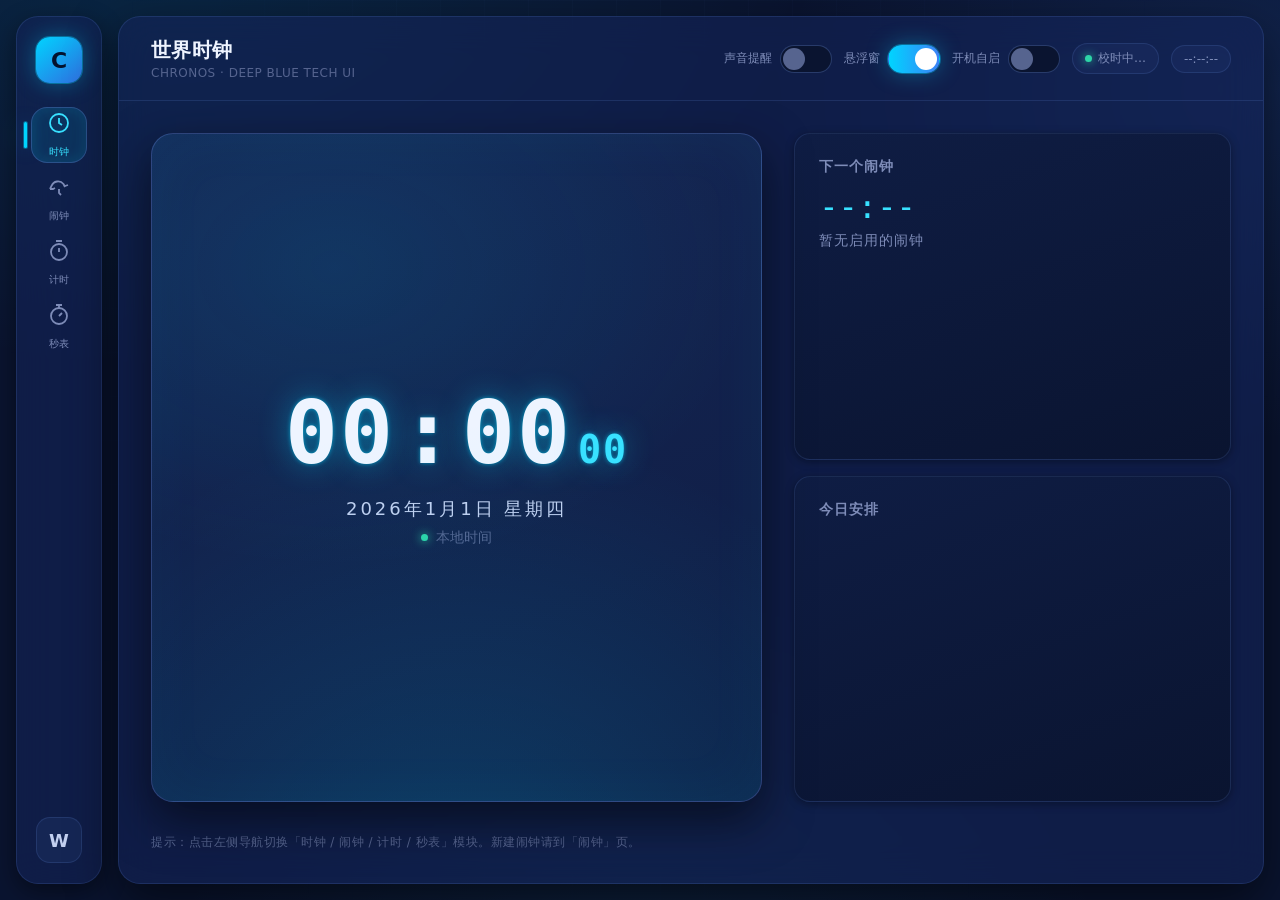
<file: ui/index.html>
<!DOCTYPE html>
<html lang="zh-CN" data-theme="dark">
<head>
<meta charset="UTF-8">
<meta content="width=device-width, initial-scale=1.0" name="viewport">
<title>Chronos · 闹钟</title>
<link rel="stylesheet" href="style.css">
</head>
<body>
  <div class="app">
    <!-- ===== 侧边导航 ===== -->
    <aside class="sidebar">
      <div class="brand">C</div>
      <button class="nav-btn active" data-view="clock" title="时钟">
        <svg fill="none" stroke="currentColor" stroke-width="1.8" viewBox="0 0 24 24"><circle cx="12" cy="12" r="9"/><path d="M12 7v5l3 2"/></svg>
        <span class="lbl">时钟</span>
      </button>
      <button class="nav-btn" data-view="alarms" title="闹钟">
        <svg fill="none" stroke="currentColor" stroke-width="1.8" viewBox="0 0 24 24"><path d="M3 14l1.5-3a7 7 0 0112-2l1.5 3"/><path d="M3 14h3l2-1M21 10l-3 1"/><path d="M12 14v4l2 2"/></svg>
        <span class="lbl">闹钟</span>
      </button>
      <button class="nav-btn" data-view="timer" title="计时">
        <svg fill="none" stroke="currentColor" stroke-width="1.8" viewBox="0 0 24 24"><circle cx="12" cy="13" r="8"/><path d="M12 13V9M9 2h6"/></svg>
        <span class="lbl">计时</span>
      </button>
      <button class="nav-btn" data-view="stopwatch" title="秒表">
        <svg fill="none" stroke="currentColor" stroke-width="1.8" viewBox="0 0 24 24"><circle cx="12" cy="13" r="8"/><path d="M12 13l3-3M9 2h6M12 2v3"/></svg>
        <span class="lbl">秒表</span>
      </button>
      <div class="nav-spacer"></div>
      <div class="nav-avatar">W</div>
    </aside>

    <!-- ===== 主区 ===== -->
    <main class="main">
      <div class="topbar">
        <div>
          <h1 id="viewTitle">世界时钟</h1>
          <div class="sub" id="viewSub">CHRONOS · DEEP BLUE TECH UI</div>
        </div>
        <div class="top-actions">
          <label class="sound-toggle">
            <span>声音提醒</span>
            <span class="switch">
              <input type="checkbox" id="soundToggle">
              <span class="track"></span><span class="knob"></span>
            </span>
          </label>
          <label class="sound-toggle" title="在桌面右下角常驻时钟悬浮窗">
            <span>悬浮窗</span>
            <span class="switch">
              <input type="checkbox" id="widgetToggle" checked>
              <span class="track"></span><span class="knob"></span>
            </span>
          </label>
          <label class="sound-toggle" title="登录 Windows 后自动在后台启动（最小化到托盘）">
            <span>开机自启</span>
            <span class="switch">
              <input type="checkbox" id="autostartToggle">
              <span class="track"></span><span class="knob"></span>
            </span>
          </label>
          <span class="pill" id="timeSyncPill" title="向 NTP 服务器校准时间"><span class="dot"></span> 校时中…</span>
          <span class="pill" id="liveClock">--:--:--</span>
        </div>
      </div>

      <!-- 视图：时钟 -->
      <section class="view active" id="view-clock">
        <div class="clock-stage">
          <div class="clock-card">
            <div class="clock-time">
              <span id="hh">00</span><span class="colon">:</span><span id="mm">00</span><span class="sec" id="ss">00</span>
            </div>
            <div class="clock-date" id="dateLine">2026年1月1日 星期四</div>
            <div class="clock-loc" id="clockLoc"><span class="dot"></span> 本地时间</div>
          </div>
          <div class="side-stack">
            <div class="mini-card">
              <h3>下一个闹钟</h3>
              <div class="next-alarm" id="nextAlarm">--:--<small id="nextAlarmSub">暂无启用的闹钟</small></div>
            </div>
            <div class="mini-card">
              <h3>今日安排</h3>
              <div id="todayList"></div>
            </div>
          </div>
        </div>
        <p class="footer-note">提示：点击左侧导航切换「时钟 / 闹钟 / 计时 / 秒表」模块。新建闹钟请到「闹钟」页。</p>
      </section>

      <!-- 视图：闹钟 -->
      <section class="view" id="view-alarms">
        <div class="view-head">
          <h2>我的闹钟</h2>
          <button class="btn btn-primary" id="btnNew">＋ 新建闹钟</button>
        </div>
        <p class="alarm-hint">启用的闹钟会在 Windows 任务计划程序里自动注册：即使你关掉了软件，或重启电脑（请同时开启顶栏「开机自启」），到点仍会由系统唤醒闹钟响铃。软件正在运行时则不会重复提醒。</p>
        <div class="alarm-grid" id="alarmGrid"></div>
      </section>

      <!-- 视图：添加 / 编辑闹钟 -->
      <section class="view" id="view-form">
        <div class="view-head">
          <h2 id="formTitle">新建闹钟</h2>
          <button class="btn" id="btnBack">← 返回</button>
        </div>
        <div class="form-grid">
          <div class="field">
            <label>时间</label>
            <div class="time-picker">
              <select class="select" id="fHour"></select>
              <span class="time-colon">:</span>
              <select class="select" id="fMinute"></select>
            </div>
          </div>
          <div class="field">
            <label>标签名称</label>
            <input class="input" type="text" id="fLabel" placeholder="例如：起床 / 会议提醒" value="起床">
          </div>
          <div class="field full">
            <label>重复</label>
            <div class="chip-row" id="fDays">
              <span class="chip" data-day="0">一</span><span class="chip" data-day="1">二</span>
              <span class="chip" data-day="2">三</span><span class="chip" data-day="3">四</span>
              <span class="chip" data-day="4">五</span><span class="chip" data-day="5">六</span>
              <span class="chip" data-day="6">日</span>
              <span class="chip quick" data-quick="all">每天</span>
              <span class="chip quick" data-quick="wd">工作日</span>
              <span class="chip quick" data-quick="we">周末</span>
              <span class="chip quick" data-quick="once">仅一次</span>
            </div>
            <p class="field-hint" id="onceHint" style="display:none">一次性闹钟：到点响一次后自动关闭，不再重复。</p>
          </div>
          <div class="field full">
            <label>铃声</label>
            <div class="ringtone-row">
              <select class="select" id="fRingtone"></select>
              <input type="file" id="fRingtoneFile" accept="audio/*" hidden>
              <button class="btn" id="btnUploadRingtone" type="button">＋ 上传音频</button>
            </div>
            <div class="ringtone-list" id="ringtoneList"></div>
          </div>
          <div class="field">
            <label>贪睡</label>
            <select class="select" id="fSnooze"><option value="on">开启 · 5 分钟</option><option value="off">关闭</option></select>
          </div>
          <div class="field">
            <label>音量</label>
            <select class="select" id="fVolume">
              <option value="0">0%（静音）</option>
              <option value="10">10%</option>
              <option value="20">20%</option>
              <option value="30">30%</option>
              <option value="40">40%</option>
              <option value="50">50%</option>
              <option value="60">60%</option>
              <option value="70" selected>70%</option>
              <option value="80">80%</option>
              <option value="90">90%</option>
              <option value="100">100%</option>
            </select>
          </div>
        </div>
        <div class="btn-row">
          <button class="btn btn-primary" id="btnSave">保存闹钟</button>
          <button class="btn" id="btnCancel">取消</button>
        </div>
      </section>

      <!-- 视图：计时器 -->
      <section class="view" id="view-timer">
        <div class="ring-wrap">
          <div>
            <div class="ring">
              <svg height="320" width="320">
                <circle cx="160" cy="160" fill="none" r="140" stroke="rgba(120,160,255,.12)" stroke-width="10"/>
                <circle cx="160" cy="160" fill="none" id="timerArc" r="140" stroke="url(#g)" stroke-dasharray="879" stroke-dashoffset="220" stroke-linecap="round" stroke-width="10"/>
                <defs><linearGradient id="g" x1="0" y1="0" x2="1" y2="1"><stop offset="0" stop-color="#00d4ff"/><stop offset="1" stop-color="#3b82f6"/></linearGradient></defs>
              </svg>
              <div class="center"><div class="t" id="timerText">25:00</div><div class="c">专注计时</div></div>
            </div>
            <div class="ctrl-row">
              <button class="ctrl" id="timerReset" title="重置"><svg fill="none" stroke="currentColor" stroke-width="1.8" viewBox="0 0 24 24"><path d="M3 12a9 9 0 109-9 9 9 0 00-7 3.5M3 4v4h4"/></svg></button>
              <button class="ctrl main" id="timerBtn" title="开始"><svg fill="currentColor" viewBox="0 0 24 24"><path d="M8 5v14l11-7z"/></svg></button>
              <button class="ctrl" id="timerPause" title="暂停"><svg fill="currentColor" viewBox="0 0 24 24"><path d="M7 5h4v14H7zM13 5h4v14h-4z"/></svg></button>
            </div>
            <div class="preset-row">
              <span class="chip" data-min="25">25 分</span>
              <span class="chip" data-min="5">5 分</span>
              <span class="chip" data-min="10">10 分</span>
              <span class="chip" data-min="45">45 分</span>
              <span class="chip" data-min="60">60 分</span>
            </div>
          </div>
        </div>
      </section>

      <!-- 视图：秒表 -->
      <section class="view" id="view-stopwatch">
        <div class="ring-wrap">
          <div>
            <div class="ring">
              <svg height="320" width="320">
                <circle cx="160" cy="160" fill="none" r="140" stroke="rgba(120,160,255,.12)" stroke-width="10"/>
                <circle cx="160" cy="160" fill="none" id="swArc" r="140" stroke="url(#g)" stroke-dasharray="879" stroke-dashoffset="879" stroke-linecap="round" stroke-width="10"/>
              </svg>
              <div class="center"><div class="t" id="swText">00:00.00</div><div class="c">秒表</div></div>
            </div>
            <div class="ctrl-row">
              <button class="ctrl" id="swLap" title="计圈"><svg fill="none" stroke="currentColor" stroke-width="1.8" viewBox="0 0 24 24"><circle cx="12" cy="12" r="9"/><path d="M12 8v4l3 2"/></svg></button>
              <button class="ctrl main" id="swBtn" title="开始"><svg fill="currentColor" viewBox="0 0 24 24"><path d="M8 5v14l11-7z"/></svg></button>
              <button class="ctrl" id="swReset" title="重置"><svg fill="none" stroke="currentColor" stroke-width="1.8" viewBox="0 0 24 24"><path d="M3 12a9 9 0 109-9 9 9 0 00-7 3.5M3 4v4h4"/></svg></button>
            </div>
            <div class="lap-list" id="lapList"></div>
          </div>
        </div>
      </section>
    </main>
  </div>
  <div class="toast-fallback" id="fallback"></div>
  <script src="app.js"></script>
</body>
</html>
</file>
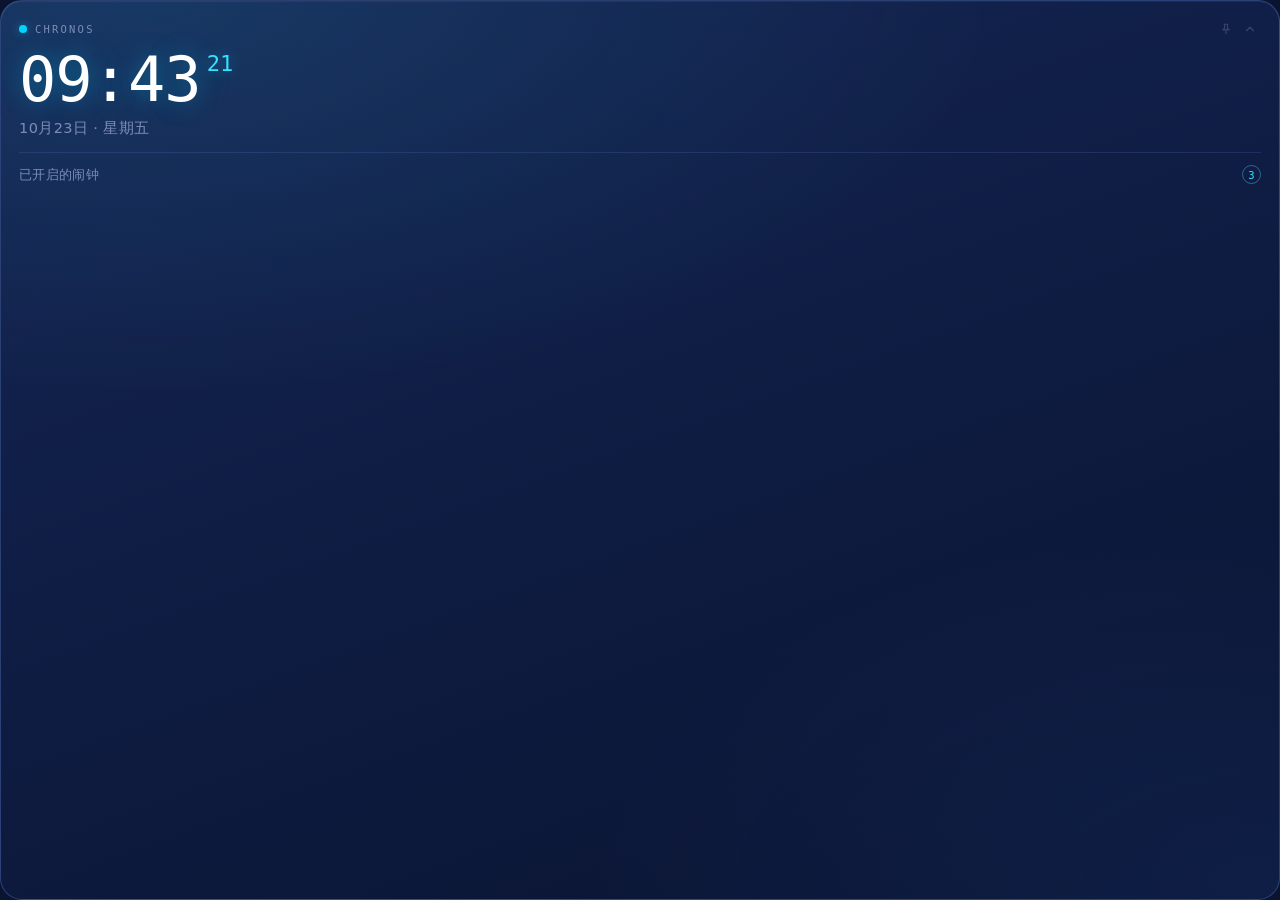
<file: ui/widget.html>
<!DOCTYPE html>
<html lang="zh-CN">
<head>
<meta charset="UTF-8">
<title>Chronos 悬浮窗</title>
<link rel="stylesheet" href="widget.css">
</head>
<body class="mode-expanded">
<!-- 展开态 -->
<div class="widget" id="widget">
  <div class="w-inner">
    <header class="w-head pywebview-drag-region">
      <span class="dot"></span>
      <span class="brand">CHRONOS</span>
      <div class="acts">
        <button class="ico" data-act="pin" id="btnPin" title="置顶">
          <svg viewBox="0 0 24 24" fill="none" stroke="currentColor" stroke-width="1.8" stroke-linecap="round" stroke-linejoin="round">
            <path d="M9 4h6l-1 6 3.5 3.5H6.5L10 10 9 4z"/><path d="M12 13.5V20"/>
          </svg>
        </button>
        <button class="ico" data-act="collapse" id="btnCollapse" title="折叠">
          <svg viewBox="0 0 24 24" fill="none" stroke="currentColor" stroke-width="2" stroke-linecap="round" stroke-linejoin="round">
            <path d="M6 15l6-6 6 6"/>
          </svg>
        </button>
      </div>
    </header>

    <!-- 鼠标悬停控制条：拖动柄 + 操作提示 + 完整图标组 -->
    <div class="hover-bar pywebview-drag-region" id="hoverBar">
      <span class="grip"><i></i><i></i><i></i><i></i><i></i><i></i></span>
      <span class="hint">按住拖动 · 双击折叠</span>
      <div class="hb-acts">
        <button class="ico sm" data-act="pin" id="btnPin2" title="置顶">
          <svg viewBox="0 0 24 24" fill="none" stroke="currentColor" stroke-width="1.8" stroke-linecap="round" stroke-linejoin="round">
            <path d="M9 4h6l-1 6 3.5 3.5H6.5L10 10 9 4z"/><path d="M12 13.5V20"/>
          </svg>
        </button>
        <button class="ico sm" data-act="collapse" id="btnCollapse2" title="折叠">
          <svg viewBox="0 0 24 24" fill="none" stroke="currentColor" stroke-width="2" stroke-linecap="round" stroke-linejoin="round">
            <path d="M6 15l6-6 6 6"/>
          </svg>
        </button>
        <button class="ico sm close" data-act="hide" id="btnHide" title="隐藏悬浮窗">
          <svg viewBox="0 0 24 24" fill="none" stroke="currentColor" stroke-width="2" stroke-linecap="round" stroke-linejoin="round">
            <path d="M6 6l12 12M18 6L6 18"/>
          </svg>
        </button>
      </div>
    </div>

    <div class="w-clock pywebview-drag-region" id="clockBox">
      <span class="hm" id="hm">09:43</span><span class="sec" id="sec">21</span>
    </div>
    <div class="w-date pywebview-drag-region" id="dateLine">10月23日 · 星期五</div>

    <div class="w-ring" id="ringBox">
      <button class="ring-btn stop" id="btnStop">停止</button>
      <button class="ring-btn snooze" id="btnSnooze">贪睡 5 分钟</button>
    </div>

    <div class="w-divider pywebview-drag-region"></div>

    <div class="w-list-head pywebview-drag-region">
      <span id="listTitle">已开启的闹钟</span>
      <span class="badge" id="badge">3</span>
    </div>

    <div class="w-list" id="list"></div>

    <div class="w-empty" id="empty" hidden>
      <svg class="empty-ico" viewBox="0 0 48 48" fill="none" stroke="currentColor" stroke-width="1.7" stroke-linecap="round" stroke-linejoin="round">
        <circle cx="24" cy="24" r="17" stroke-dasharray="3 4"/>
        <path d="M18.5 33h11"/>
        <path d="M24 13a6.5 6.5 0 016.5 6.5v4.2l2.2 3.1H15.3l2.2-3.1v-4.2A6.5 6.5 0 0124 13z"/>
        <path d="M24 13v-2.2"/>
        <path d="M14 34L34 14"/>
      </svg>
      <p class="empty-t">暂无已开启的闹钟</p>
      <p class="empty-s">在 Chronos 主窗口里开启一个试试</p>
      <button class="ghost" id="btnOpen">打开 Chronos</button>
    </div>
  </div>
</div>

<!-- 折叠态 -->
<div class="compact pywebview-drag-region" id="compact">
  <span class="c-clock">
    <span class="c-time" id="cTime">09:43</span><span class="c-sec" id="cSec">21</span>
  </span>
  <span class="c-sep"></span>
  <div class="c-mid">
    <span class="c-label">下一个</span>
    <span class="c-next" id="cNext">12:15 午休散步</span>
  </div>
  <button class="ico" id="btnExpand" title="展开">
    <svg viewBox="0 0 24 24" fill="none" stroke="currentColor" stroke-width="2" stroke-linecap="round" stroke-linejoin="round">
      <path d="M6 9l6 6 6-6"/>
    </svg>
  </button>
</div>

<div class="tip" id="tip"></div>
<script src="widget.js"></script>
</body>
</html>
</file>
<file: ui/style.css>
/* ============================================================
   Chronos · 深蓝科技风设计系统 (Deep Blue Tech)
   基于资料库 alarm-clock-design-system 落地，扩展桌面端交互组件
   ============================================================ */
:root {
  /* —— 背景层 (深蓝渐变底座) —— */
  --bg-abyss:   #050a1f;
  --bg-base:    #0a1430;
  --bg-surface: #0f1d44;
  --bg-elevated:#152654;
  --bg-glass:   rgba(20, 38, 92, 0.55);

  /* —— 科技蓝主色 —— */
  --blue-100: #d6e6ff;
  --blue-300: #7fb2ff;
  --blue-500: #3b82f6;
  --blue-600: #2f6fe0;
  --blue-700: #2456b8;

  /* —— 青色强调 (霓虹光) —— */
  --cyan-400: #38e1ff;
  --cyan-500: #00d4ff;
  --cyan-glow: rgba(0, 212, 255, 0.45);

  /* —— 语义色 —— */
  --success: #2dd4a7;
  --warning: #ffb547;
  --danger:  #ff5d73;
  --info:    #38e1ff;

  /* —— 中性色 (文本) —— */
  --text-strong: #eef4ff;
  --text:        #c3d0f0;
  --text-muted:  #7e8cb8;
  --text-faint:  #56648f;
  --border:      rgba(120, 160, 255, 0.14);
  --border-strong: rgba(120, 160, 255, 0.28);

  /* —— 字体 —— */
  --font-ui: 'Inter', 'PingFang SC', 'Microsoft YaHei', system-ui, sans-serif;
  --font-mono: 'JetBrains Mono', 'SF Mono', 'Roboto Mono', 'Consolas', monospace;

  /* —— 字号 —— */
  --fs-xs: 0.75rem;
  --fs-sm: 0.875rem;
  --fs-base: 1rem;
  --fs-lg: 1.125rem;
  --fs-xl: 1.25rem;
  --fs-2xl: 1.5rem;
  --fs-3xl: 2rem;
  --fs-4xl: 3rem;
  --fs-hero: 5.5rem;

  /* —— 间距 (4px 基准) —— */
  --sp-1: 4px;  --sp-2: 8px;  --sp-3: 12px; --sp-4: 16px;
  --sp-5: 20px; --sp-6: 24px; --sp-8: 32px; --sp-10: 40px; --sp-12: 48px;

  /* —— 圆角 —— */
  --r-sm: 8px; --r-md: 12px; --r-lg: 16px; --r-xl: 22px; --r-pill: 999px;

  /* —— 阴影 / 发光 —— */
  --shadow-sm: 0 2px 8px rgba(0,0,0,.35);
  --shadow-md: 0 8px 24px rgba(0,0,0,.45);
  --shadow-lg: 0 18px 48px rgba(0,0,0,.55);
  --glow-cyan: 0 0 0 1px rgba(0,212,255,.35), 0 0 22px rgba(0,212,255,.35);
  --glow-blue: 0 0 26px rgba(59,130,246,.4);

  /* —— 过渡 —— */
  --t-fast: 140ms ease;
  --t-normal: 260ms cubic-bezier(.4,0,.2,1);
}

* { margin: 0; padding: 0; box-sizing: border-box; }
html, body { height: 100%; }
body {
  font-family: var(--font-ui);
  color: var(--text);
  background:
    radial-gradient(1200px 800px at 12% -8%, rgba(0,212,255,.10), transparent 55%),
    radial-gradient(1000px 700px at 100% 10%, rgba(59,130,246,.14), transparent 50%),
    radial-gradient(900px 900px at 50% 120%, rgba(56,225,255,.08), transparent 55%),
    var(--bg-base);
  background-attachment: fixed;
  -webkit-font-smoothing: antialiased;
  overflow: hidden;
  user-select: none;
}
body::before {
  content: "";
  position: fixed; inset: 0;
  background-image:
    linear-gradient(rgba(120,160,255,.05) 1px, transparent 1px),
    linear-gradient(90deg, rgba(120,160,255,.05) 1px, transparent 1px);
  background-size: 44px 44px;
  mask-image: radial-gradient(circle at 50% 40%, #000 0%, transparent 78%);
  pointer-events: none;
  z-index: 0;
}
::-webkit-scrollbar { width: 8px; height: 8px; }
::-webkit-scrollbar-thumb { background: var(--border-strong); border-radius: 99px; }
::-webkit-scrollbar-track { background: transparent; }

/* ============================================================
   APP SHELL
   ============================================================ */
.app {
  position: relative; z-index: 1;
  display: grid;
  grid-template-columns: 86px 1fr;
  height: 100vh;
  gap: var(--sp-4);
  padding: var(--sp-4);
}

/* —— 侧边导航 —— */
.sidebar {
  background: var(--bg-glass);
  backdrop-filter: blur(18px);
  -webkit-backdrop-filter: blur(18px);
  border: 1px solid var(--border);
  border-radius: var(--r-xl);
  display: flex; flex-direction: column; align-items: center;
  padding: var(--sp-5) var(--sp-2);
  gap: var(--sp-2);
  box-shadow: var(--shadow-md);
}
.brand {
  width: 46px; height: 46px; border-radius: 14px;
  background: linear-gradient(140deg, var(--cyan-500), var(--blue-600));
  display: grid; place-items: center;
  color: #04122e; font-weight: 800; font-size: 22px;
  box-shadow: var(--glow-cyan);
  margin-bottom: var(--sp-4);
}
.nav-btn {
  width: 56px; height: 56px; border-radius: 16px;
  border: 1px solid transparent;
  background: transparent;
  color: var(--text-muted);
  display: grid; place-items: center; gap: 4px;
  cursor: pointer; transition: var(--t-normal);
  position: relative;
  font-family: var(--font-ui);
}
.nav-btn svg { width: 24px; height: 24px; }
.nav-btn .lbl { font-size: 10px; letter-spacing: .5px; }
.nav-btn:hover { color: var(--text); background: rgba(120,160,255,.08); }
.nav-btn.active {
  color: var(--cyan-400);
  background: rgba(0,212,255,.10);
  border-color: var(--border-strong);
  box-shadow: inset 0 0 14px rgba(0,212,255,.12);
}
.nav-btn.active::before {
  content: ""; position: absolute; left: -8px; top: 50%; transform: translateY(-50%);
  width: 3px; height: 26px; border-radius: 99px;
  background: var(--cyan-500); box-shadow: var(--glow-cyan);
}
.nav-spacer { flex: 1; }
.nav-avatar {
  width: 46px; height: 46px; border-radius: 14px;
  background: var(--bg-elevated); border: 1px solid var(--border);
  display: grid; place-items: center; color: var(--text); font-weight: 600; font-size: 18px;
}

/* ============================================================
   MAIN
   ============================================================ */
.main {
  background: var(--bg-glass);
  backdrop-filter: blur(18px);
  -webkit-backdrop-filter: blur(18px);
  border: 1px solid var(--border);
  border-radius: var(--r-xl);
  box-shadow: var(--shadow-lg);
  overflow: hidden;
  display: flex; flex-direction: column;
}
.topbar {
  display: flex; align-items: center; justify-content: space-between;
  padding: var(--sp-5) var(--sp-8);
  border-bottom: 1px solid var(--border);
  flex: none;
}
.topbar h1 { font-size: var(--fs-xl); color: var(--text-strong); font-weight: 650; letter-spacing: .3px; }
.topbar .sub { font-size: var(--fs-xs); color: var(--text-faint); margin-top: 2px; letter-spacing: .5px; }
.top-actions { display: flex; gap: var(--sp-3); align-items: center; }
.pill {
  font-size: var(--fs-xs); color: var(--text-muted);
  padding: 6px 12px; border-radius: var(--r-pill);
  border: 1px solid var(--border); background: rgba(120,160,255,.05);
  display: inline-flex; align-items: center; gap: 6px;
}
.pill .dot { width:7px;height:7px;border-radius:99px;background:var(--success); box-shadow:0 0 10px var(--success); }
.pill-ok .dot { background: var(--cyan-500, #00d4ff); box-shadow: 0 0 10px var(--cyan-500, #00d4ff); }
.pill-warn { border-color: rgba(255,181,71,.45); color: var(--warning); }
.pill-warn .dot { background: var(--warning); box-shadow: 0 0 10px var(--warning); }

/* 声音提醒开关（顶栏） */
.sound-toggle { display: inline-flex; align-items: center; gap: 8px; font-size: var(--fs-xs); color: var(--text-muted); }
.switch { position: relative; width: 52px; height: 28px; flex: none; }
.switch input { display: none; }
.switch .track {
  position:absolute; inset:0; border-radius:99px;
  background: var(--bg-base); border:1px solid var(--border-strong);
  transition: var(--t-normal);
}
.switch .knob {
  position:absolute; top:3px; left:3px; width:22px; height:22px; border-radius:99px;
  background: var(--text-faint); transition: var(--t-normal);
}
.switch input:checked + .track { background: linear-gradient(90deg, var(--cyan-500), var(--blue-500)); border-color: transparent; box-shadow: var(--glow-cyan); }
.switch input:checked + .track + .knob { transform: translateX(24px); background:#fff; }

.view { flex: 1; overflow: auto; padding: var(--sp-8); display: none; min-height: 0; }
.view.active { display: flex; flex-direction: column; animation: fade .35s ease; }
@keyframes fade { from { opacity: 0; transform: translateY(8px);} to { opacity:1; transform:none; } }

/* ============================================================
   时钟主页 (HERO)
   ============================================================ */
.clock-stage {
  display: grid; grid-template-columns: 1.4fr 1fr; gap: var(--sp-8);
  height: 100%; align-items: stretch;
}
.clock-card {
  background:
    radial-gradient(700px 500px at 30% 20%, rgba(0,212,255,.10), transparent 60%),
    linear-gradient(160deg, var(--bg-elevated), var(--bg-surface));
  border: 1px solid var(--border-strong);
  border-radius: var(--r-xl);
  box-shadow: var(--shadow-lg), inset 0 0 60px rgba(0,212,255,.05);
  display: flex; flex-direction: column; align-items: center; justify-content: center;
  padding: var(--sp-10);
  position: relative; overflow: hidden;
}
.clock-card::after {
  content:""; position:absolute; inset:0;
  background: radial-gradient(circle at 50% 120%, rgba(0,212,255,.18), transparent 60%);
  pointer-events:none;
}
.clock-time {
  font-family: var(--font-mono);
  font-size: var(--fs-hero); font-weight: 700; line-height: 1;
  color: var(--text-strong);
  text-shadow: 0 0 30px rgba(0,212,255,.45), 0 0 4px rgba(0,212,255,.6);
  letter-spacing: 2px;
  display: flex; align-items: baseline; gap: 6px;
}
.clock-time .sec { font-size: 2.4rem; color: var(--cyan-400); text-shadow: var(--glow-cyan); }
.clock-time .colon { animation: blink 1s steps(1) infinite; }
@keyframes blink { 50% { opacity: .25; } }
.clock-date { margin-top: var(--sp-5); font-size: var(--fs-lg); color: var(--text); letter-spacing: 3px; }
.clock-loc  { margin-top: var(--sp-2); font-size: var(--fs-sm); color: var(--text-faint); display:flex; gap:8px; align-items:center;}
.clock-loc .dot { width:7px;height:7px;border-radius:99px;background:var(--success); box-shadow:0 0 10px var(--success); }

.side-stack { display: flex; flex-direction: column; gap: var(--sp-4); }
.mini-card {
  background: linear-gradient(160deg, var(--bg-surface), var(--bg-base));
  border: 1px solid var(--border);
  border-radius: var(--r-lg);
  padding: var(--sp-6);
  box-shadow: var(--shadow-sm);
  flex: 1;
}
.mini-card h3 { font-size: var(--fs-sm); color: var(--text-muted); font-weight: 600; letter-spacing: 1px; margin-bottom: var(--sp-3); text-transform: uppercase; }
.next-alarm { font-family: var(--font-mono); font-size: var(--fs-3xl); color: var(--cyan-400); text-shadow: var(--glow-cyan); }
.next-alarm small { display:block; font-family: var(--font-ui); font-size: var(--fs-sm); color: var(--text-muted); margin-top:6px; letter-spacing:1px; }
.ring-row { display:flex; align-items:center; gap:10px; font-size: var(--fs-sm); color: var(--text); }
.ring-row + .ring-row { margin-top: 12px; }
.ring-ico { width:34px;height:34px;border-radius:10px;display:grid;place-items:center;background:rgba(0,212,255,.10);color:var(--cyan-400); flex:none; }

.footer-note { margin-top: var(--sp-8); font-size: var(--fs-xs); color: var(--text-faint); letter-spacing:.5px; }
.alarm-hint { margin: var(--sp-3) 0 var(--sp-6); padding: var(--sp-4) var(--sp-5); background: rgba(34,211,238,.08); border: 1px solid rgba(34,211,238,.22); border-radius: var(--radius-md, 10px); font-size: var(--fs-xs); color: var(--text-muted); letter-spacing:.4px; line-height: 1.7; }

/* ============================================================
   闹钟列表
   ============================================================ */
.view-head { display:flex; align-items:center; justify-content:space-between; margin-bottom: var(--sp-6); }
.view-head h2 { color: var(--text-strong); font-size: var(--fs-2xl); font-weight: 650; letter-spacing:.3px; }
.btn {
  font-family: var(--font-ui); font-weight: 600; cursor: pointer;
  border: 1px solid var(--border-strong); border-radius: var(--r-md);
  padding: 10px 18px; font-size: var(--fs-sm); color: var(--text-strong);
  background: rgba(120,160,255,.06); transition: var(--t-fast);
  display: inline-flex; align-items: center; gap: 8px;
}
.btn:hover { background: rgba(120,160,255,.14); transform: translateY(-1px); }
.btn-primary {
  background: linear-gradient(140deg, var(--cyan-500), var(--blue-600));
  color: #04122e; border-color: transparent; box-shadow: var(--glow-cyan);
}
.btn-primary:hover { box-shadow: 0 0 30px rgba(0,212,255,.6); }
.btn-ghost { background: transparent; }
.btn-danger { color: var(--danger); border-color: rgba(255,93,115,.4); }
.btn-danger:hover { background: rgba(255,93,115,.12); }
.btn svg { width: 18px; height: 18px; }
.btn-row { display:flex; gap: var(--sp-3); margin-top: var(--sp-8); }

.alarm-grid { display: grid; grid-template-columns: repeat(2, 1fr); gap: var(--sp-4); }
.alarm-item {
  display: flex; align-items: center; gap: var(--sp-5);
  background: linear-gradient(160deg, var(--bg-elevated), var(--bg-surface));
  border: 1px solid var(--border); border-radius: var(--r-lg);
  padding: var(--sp-5) var(--sp-6); transition: var(--t-normal);
  position: relative;
  cursor: pointer;
}
.alarm-item:hover { border-color: var(--border-strong); transform: translateY(-2px); box-shadow: var(--shadow-md); }
.alarm-item.off { opacity: .55; }
/* 悬浮窗跳转过来时的高亮定位 */
.alarm-item.flash {
  border-color: var(--cyan-500);
  box-shadow: 0 0 0 2px rgba(0, 212, 255, .28), 0 0 32px rgba(0, 212, 255, .35);
  animation: flashPulse 1.2s ease-in-out 2;
}
@keyframes flashPulse {
  0%, 100% { box-shadow: 0 0 0 2px rgba(0, 212, 255, .2), 0 0 18px rgba(0, 212, 255, .25); }
  50%      { box-shadow: 0 0 0 2px rgba(0, 212, 255, .5), 0 0 40px rgba(0, 212, 255, .5); }
}
.alarm-time { font-family: var(--font-mono); font-size: var(--fs-3xl); color: var(--text-strong); font-weight: 700; order: 1; }
.alarm-item.off .alarm-time { color: var(--text-faint); }
.alarm-switch { order: 2; cursor: pointer; }
.alarm-meta { flex: 1; min-width: 0; order: 3; }
.alarm-meta .name { color: var(--text-strong); font-weight: 600; font-size: var(--fs-base); display:flex; align-items:center; gap:8px; }
.alarm-meta .repeat { color: var(--text-muted); font-size: var(--fs-xs); margin-top: 4px; letter-spacing: .6px; }
.badge { display:inline-block; font-size:10px; padding:3px 8px; border-radius:99px; background:rgba(45,212,167,.14); color:var(--success); letter-spacing:.5px; }
.badge.warn { background:rgba(255,181,71,.14); color:var(--warning); }
.alarm-del {
  position:absolute; top:10px; right:12px; width:22px; height:22px; border-radius:7px;
  border:1px solid transparent; background:transparent; color:var(--text-faint);
  cursor:pointer; font-size:14px; line-height:1; display:grid; place-items:center;
  transition: var(--t-fast);
}
.alarm-del:hover { color: var(--danger); background: rgba(255,93,115,.12); }

/* ============================================================
   表单 (添加 / 编辑闹钟)
   ============================================================ */
.form-grid { display:grid; grid-template-columns: repeat(2, 1fr); gap: var(--sp-5); max-width: 720px; }
.field { display:flex; flex-direction:column; gap: var(--sp-2); }
.field.full { grid-column: 1 / -1; }
.field label { font-size: var(--fs-xs); color: var(--text-muted); letter-spacing: 1px; text-transform: uppercase; }
.input, .select {
  font-family: var(--font-ui); font-size: var(--fs-base); color: var(--text-strong);
  background: var(--bg-base); border: 1px solid var(--border-strong); border-radius: var(--r-md);
  padding: 12px 14px; transition: var(--t-fast); width: 100%;
}
.input[type=time] { font-family: var(--font-mono); letter-spacing: 1px; }
.input:focus, .select:focus { outline:none; border-color: var(--cyan-500); box-shadow: 0 0 0 3px rgba(0,212,255,.14); }
/* 时间选择器：时 / 分 两个下拉 */
.time-picker { display:flex; align-items:center; gap: var(--sp-2); }
.time-picker .select {
  font-family: var(--font-mono); font-size: var(--fs-xl); letter-spacing: 1px;
  text-align: center; padding: 10px 30px 10px 12px;
  background-position: calc(100% - 16px) 20px, calc(100% - 11px) 20px;
}
.time-picker .time-colon {
  font-family: var(--font-mono); font-size: var(--fs-xl); font-weight: 700;
  color: var(--cyan-400); text-shadow: var(--glow-cyan);
}
.field-hint { margin: 0; font-size: var(--fs-xs); color: var(--text-muted); }
.select { appearance:none; background-image: linear-gradient(45deg, transparent 50%, var(--text-muted) 50%), linear-gradient(135deg, var(--text-muted) 50%, transparent 50%); background-position: calc(100% - 18px) 18px, calc(100% - 13px) 18px; background-size: 5px 5px, 5px 5px; background-repeat:no-repeat; }
.chip-row { display:flex; gap:8px; flex-wrap:wrap; }
.chip {
  font-size: var(--fs-sm); padding: 8px 14px; border-radius: var(--r-pill);
  border:1px solid var(--border-strong); background: var(--bg-base); color: var(--text-muted);
  cursor:pointer; transition: var(--t-fast); user-select:none;
}
.chip:hover { color: var(--text-strong); border-color: var(--cyan-500); }
.chip.selected { background: rgba(0,212,255,.14); color: var(--cyan-400); border-color: var(--cyan-500); box-shadow: inset 0 0 12px rgba(0,212,255,.12); }
.chip.quick { font-weight:600; }

/* ============================================================
   计时器 / 秒表 (环形进度)
   ============================================================ */
.ring-wrap { display:flex; flex-direction:column; align-items:center; justify-content:center; height: 100%; min-height: 0; }
.ring-wrap > div { display:flex; flex-direction:column; align-items:center; }
.ring { position: relative; width: 320px; height: 320px; }
.ring svg { transform: rotate(-90deg); }
.ring .center { position:absolute; inset:0; display:grid; place-content:center; text-align:center; }
.ring .center .t { font-family: var(--font-mono); font-size: var(--fs-4xl); color: var(--text-strong); text-shadow: var(--glow-cyan); }
.ring .center .c { font-size: var(--fs-sm); color: var(--text-muted); margin-top:6px; letter-spacing:2px; }
.ctrl-row { display:flex; gap: var(--sp-3); justify-content:center; margin-top: var(--sp-8); }
.ctrl {
  width: 64px; height: 64px; border-radius: 99px; cursor:pointer;
  border:1px solid var(--border-strong); background: rgba(120,160,255,.06);
  color: var(--text-strong); display:grid; place-items:center; transition: var(--t-fast);
}
.ctrl:hover { background: rgba(120,160,255,.16); transform: translateY(-2px); }
.ctrl.main { background: linear-gradient(140deg, var(--cyan-500), var(--blue-600)); color:#04122e; border-color:transparent; box-shadow: var(--glow-cyan); }
.ctrl.main:hover { box-shadow: 0 0 30px rgba(0,212,255,.6); }
.ctrl svg { width:26px; height:26px; }

.lap-list { margin-top: var(--sp-6); max-width: 420px; width:100%; }
.lap {
  display:flex; justify-content:space-between; padding: 12px 16px;
  border-bottom: 1px solid var(--border); font-family: var(--font-mono); color: var(--text);
  font-size: var(--fs-sm);
}
.lap span:last-child { color: var(--cyan-400); }

/* 计时器预设 */
.preset-row { display:flex; gap: var(--sp-3); justify-content:center; margin-top: var(--sp-5); flex-wrap:wrap; }

/* 铃声上传 */
.ringtone-row { display:flex; gap: var(--sp-3); align-items:center; }
.ringtone-row .select { flex: 1; }
.ringtone-list { display:flex; gap: var(--sp-2); flex-wrap:wrap; margin-top: var(--sp-3); }
.ringtone-tag {
  display:inline-flex; align-items:center; gap: 6px;
  font-size: var(--fs-xs); color: var(--text-muted);
  padding: 5px 10px; border-radius: var(--r-pill);
  border: 1px solid var(--border); background: rgba(120,160,255,.05);
}
.ringtone-tag button {
  background:none; border:none; color:var(--text-faint); cursor:pointer; font-size:12px; line-height:1; padding:0;
}
.ringtone-tag button:hover { color: var(--danger); }
.ringtone-tag .play { color: var(--cyan-400); }
.ringtone-tag .play:hover { color: var(--cyan-500); }
.empty-hint {
  grid-column: 1 / -1; text-align:center; color: var(--text-faint);
  padding: var(--sp-10); font-size: var(--fs-sm); letter-spacing: .5px;
}
.toast-fallback {
  position: fixed; left:50%; bottom:24px; transform:translateX(-50%);
  background: var(--bg-elevated); border:1px solid var(--border-strong);
  color: var(--text-strong); padding:12px 18px; border-radius: var(--r-md);
  box-shadow: var(--shadow-lg); font-size: var(--fs-sm); z-index: 50;
  display:none; animation: fade .3s ease;
}
</file>
<file: ui/widget.css>
/* Chronos 桌面悬浮窗 · 深蓝科技风（与 chronos/ui/style.css 同一套 token） */
:root {
  --bg-abyss: #050a1f;
  --bg-base: #0a1430;
  --bg-surface: #0f1d44;
  --bg-elevated: #152654;
  --cyan-400: #38e1ff;
  --cyan-500: #00d4ff;
  --cyan-glow: rgba(0, 212, 255, 0.45);
  --text-strong: #eef4ff;
  --text: #c3d0f0;
  --text-muted: #7e8cb8;
  --text-faint: #56648f;
  --border: rgba(120, 160, 255, 0.14);
  --border-strong: rgba(120, 160, 255, 0.28);
  --danger: #ff5d73;
  --warning: #ffb547;
  --success: #2dd4a7;
  --font-ui: 'Inter', 'PingFang SC', 'Microsoft YaHei', system-ui, sans-serif;
  --font-mono: 'JetBrains Mono', 'Consolas', 'Robot Mono', monospace;
}

* { box-sizing: border-box; margin: 0; padding: 0; }

html, body {
  width: 100%; height: 100%;
  overflow: hidden;
  background: var(--bg-base);
  font-family: var(--font-ui);
  color: var(--text);
  user-select: none;
  cursor: default;
}

/* ============ 展开态 ============ */
.widget {
  position: fixed;
  inset: 0;
  border-radius: 22px;
  padding: 18px;
  background:
    radial-gradient(120% 80% at 12% 0%, rgba(56, 225, 255, 0.10), transparent 55%),
    radial-gradient(90% 70% at 100% 100%, rgba(56, 120, 255, 0.10), transparent 60%),
    linear-gradient(160deg, #152654 0%, #0f1d44 46%, #0a1430 100%);
  border: 1px solid var(--border-strong);
  box-shadow: inset 0 1px 0 rgba(255, 255, 255, 0.05);
  display: flex;
  flex-direction: column;
  transition: box-shadow .4s ease, border-color .4s ease;
}

.w-inner { display: flex; flex-direction: column; height: 100%; min-height: 0; }

/* 顶部品牌条（拖动区） */
.w-head {
  display: flex; align-items: center; gap: 8px;
  height: 20px;
  flex: 0 0 auto;
}
.dot {
  width: 8px; height: 8px; border-radius: 50%;
  background: var(--cyan-500);
  box-shadow: 0 0 10px var(--cyan-glow);
}
.brand {
  font-family: var(--font-mono);
  font-size: 10.5px; letter-spacing: 2.2px;
  color: var(--text-muted);
  flex: 1;
}
.acts { display: flex; align-items: center; gap: 2px; opacity: .35; transition: opacity .2s; }
.widget:hover .acts { opacity: 1; }
.ico {
  width: 22px; height: 22px;
  display: grid; place-items: center;
  border: 0; background: transparent; color: var(--text-muted);
  border-radius: 6px; cursor: pointer;
  transition: color .16s, background .16s;
}
.ico:hover { color: var(--cyan-400); background: rgba(56, 225, 255, 0.10); }
.ico.close:hover { color: var(--danger); background: rgba(255, 93, 115, 0.12); }
.ico svg { width: 14px; height: 14px; }
.ico.on { color: var(--cyan-400); }

/* 鼠标悬停控制条：拖动柄 + 操作提示 + 完整图标组（覆盖品牌条） */
.hover-bar {
  position: absolute;
  left: 8px; right: 8px; top: 6px;
  height: 38px;
  display: flex; align-items: center; gap: 10px;
  padding: 0 6px 0 11px;
  border-radius: 11px;
  background: rgba(13, 26, 61, 0.97);
  border: 1px solid var(--border-strong);
  box-shadow: 0 8px 22px rgba(2, 6, 20, 0.55), inset 0 1px 0 rgba(255, 255, 255, 0.05);
  opacity: 0;
  transform: translateY(-3px);
  pointer-events: none;
  transition: opacity 0.16s ease, transform 0.16s ease;
  z-index: 30;
}
.widget:hover .hover-bar { opacity: 1; transform: none; pointer-events: auto; }
body.mode-collapsed .hover-bar { display: none; }
.grip { display: grid; grid-template-columns: repeat(2, 3px); gap: 3px; flex: 0 0 auto; }
.grip i { width: 3px; height: 3px; border-radius: 50%; background: rgba(195, 208, 240, 0.55); }
.hover-bar .hint {
  font-size: 11.5px; color: var(--text-muted); letter-spacing: 0.3px; white-space: nowrap;
}
.hb-acts { margin-left: auto; display: flex; align-items: center; }
.ico.sm { width: 24px; height: 24px; }
.ico.sm svg { width: 13px; height: 13px; }

/* 时钟 */
.w-clock {
  flex: 0 0 auto;
  margin-top: 10px;
  display: flex; align-items: flex-start;
  font-family: var(--font-mono);
  line-height: 1;
}
.w-clock .hm {
  font-size: 62px; font-weight: 500;
  color: #fff;
  letter-spacing: -1px;
  text-shadow: 0 0 22px rgba(0, 212, 255, 0.35), 0 0 60px rgba(0, 212, 255, 0.12);
}
.w-clock .sec {
  font-size: 22px; font-weight: 500;
  color: var(--cyan-400);
  margin-left: 6px; margin-top: 4px;
  text-shadow: 0 0 14px var(--cyan-glow);
}

.w-date {
  flex: 0 0 auto;
  margin-top: 8px;
  font-size: 14.5px;
  color: var(--text-muted);
  letter-spacing: .4px;
}

/* 响铃中的操作按钮（替换时钟位置，日期保留） */
.w-ring { display: none; gap: 10px; margin-top: 6px; margin-bottom: 10px; }
.ring-btn {
  flex: 1; height: 52px;
  border-radius: 13px;
  font-size: 14.5px; font-weight: 600;
  font-family: var(--font-ui);
  cursor: pointer;
  border: 1px solid var(--border-strong);
  background: transparent;
  color: var(--text-strong);
  transition: .16s;
}
.ring-btn.stop {
  background: linear-gradient(135deg, var(--cyan-400), var(--cyan-500));
  border-color: transparent;
  color: #04121f;
  box-shadow: 0 0 22px rgba(0, 212, 255, 0.35);
}
.ring-btn.stop:hover { filter: brightness(1.08); }
.ring-btn.snooze:hover { border-color: var(--cyan-500); color: var(--cyan-400); }

.w-divider {
  flex: 0 0 auto;
  height: 1px; margin: 14px 0 12px;
  background: var(--border);
}

/* 列表头 */
.w-list-head {
  flex: 0 0 auto;
  display: flex; align-items: center; justify-content: space-between;
  font-size: 13px;
  color: var(--text-muted);
  letter-spacing: .3px;
  margin-bottom: 10px;
}
.w-list-head.soon { color: var(--cyan-400); }
.badge {
  min-width: 19px; height: 19px; padding: 0 5px;
  display: grid; place-items: center;
  border-radius: 10px;
  border: 1px solid rgba(56, 225, 255, 0.4);
  color: var(--cyan-400);
  font-family: var(--font-mono);
  font-size: 10.5px;
}

/* 列表 */
.w-list {
  flex: 1 1 auto;
  min-height: 0;
  overflow-y: auto;
  overflow-x: hidden;
  display: flex; flex-direction: column; gap: 6px;
  scrollbar-width: none;
}
.w-list::-webkit-scrollbar { display: none; }

.item {
  flex: 0 0 46px;
  height: 46px;
  display: flex; align-items: center;
  gap: 10px;
  padding: 0 10px;
  border-radius: 14px;
  border: 1px solid transparent;
  cursor: pointer;
  transition: background .16s, border-color .16s;
}
.item:hover { background: rgba(56, 225, 255, 0.06); }
.item .t {
  font-family: var(--font-mono);
  font-size: 19px; font-weight: 500;
  color: var(--text-strong);
  flex: 0 0 auto; width: 62px;
  letter-spacing: .5px;
}
.item .mid { flex: 1 1 auto; min-width: 0; }
.item .name {
  font-size: 13.5px; color: var(--text-strong);
  white-space: nowrap; overflow: hidden; text-overflow: ellipsis;
  line-height: 1.25;
}
.item .sub {
  font-size: 10.5px; color: var(--text-muted);
  line-height: 1.25;
  white-space: nowrap; overflow: hidden; text-overflow: ellipsis;
}
.item .right {
  flex: 0 0 auto;
  font-size: 12.5px;
  color: var(--text-muted);
  font-family: var(--font-mono);
  letter-spacing: .3px;
}

/* 首条（下一个）高亮 */
.item.next {
  background: linear-gradient(135deg, rgba(0, 212, 255, 0.14), rgba(0, 212, 255, 0.05));
  border-color: rgba(0, 212, 255, 0.45);
  box-shadow: inset 0 0 18px rgba(0, 212, 255, 0.08);
}
.item.next .right { color: var(--cyan-400); }

/* 临近 30 分钟：首条呼吸光晕 */
.widget.soon .item.next {
  animation: breathe 2.6s ease-in-out infinite;
}
@keyframes breathe {
  0%, 100% { box-shadow: inset 0 0 18px rgba(0, 212, 255, 0.08), 0 0 10px rgba(0, 212, 255, 0.16); }
  50%      { box-shadow: inset 0 0 22px rgba(0, 212, 255, 0.14), 0 0 26px rgba(0, 212, 255, 0.42); }
}
.widget.soon { border-color: rgba(56, 225, 255, 0.42); }

/* 响铃中：整卡警示 + 呼吸 */
.widget.ringing {
  border-color: rgba(255, 181, 71, 0.85);
  border-width: 1.5px;
  animation: ringPulse 1.8s ease-in-out infinite;
}
.widget.ringing .w-clock { display: none; }
.widget.ringing .w-ring { display: flex; }
@keyframes ringPulse {
  0%, 100% { box-shadow: inset 0 0 40px rgba(255, 181, 71, 0.08), 0 0 14px rgba(255, 181, 71, 0.28); }
  50%      { box-shadow: inset 0 0 70px rgba(255, 181, 71, 0.16), 0 0 34px rgba(255, 181, 71, 0.55); }
}

/* 空态 */
.w-empty {
  flex: 1 1 auto;
  display: flex; flex-direction: column;
  align-items: center; justify-content: center;
  gap: 6px;
  padding-bottom: 6px;
}
.w-empty[hidden] { display: none; }
.empty-ico { width: 54px; height: 54px; color: rgba(126, 140, 184, 0.45); margin-bottom: 4px; }
.empty-t { font-size: 14px; color: var(--text); }
.empty-s { font-size: 11.5px; color: var(--text-faint); }
.ghost {
  margin-top: 10px;
  padding: 8px 18px;
  font-size: 12.5px; font-weight: 600;
  font-family: var(--font-ui);
  color: var(--cyan-400);
  background: rgba(0, 212, 255, 0.08);
  border: 1px solid rgba(56, 225, 255, 0.45);
  border-radius: 10px;
  cursor: pointer;
  transition: .16s;
}
.ghost:hover { background: rgba(0, 212, 255, 0.16); box-shadow: 0 0 18px rgba(0, 212, 255, 0.25); }

/* ============ 折叠态 ============ */
.compact {
  display: none;
  position: fixed; inset: 0;
  align-items: center;
  gap: 12px;
  padding: 0 14px 0 18px;
  border-radius: 20px;
  background:
    radial-gradient(120% 140% at 0% 0%, rgba(56, 225, 255, 0.10), transparent 60%),
    linear-gradient(135deg, #152654 0%, #0f1d44 55%, #0a1430 100%);
  border: 1px solid var(--border-strong);
}
body.mode-collapsed .widget { display: none; }
body.mode-collapsed .compact { display: flex; }
body.mode-collapsed .w-inner { display: none; }

.c-clock { display: flex; align-items: flex-start; flex: 0 0 auto; }
.c-time {
  font-family: var(--font-mono);
  font-size: 30px; font-weight: 500;
  color: #fff;
  letter-spacing: .5px;
  text-shadow: 0 0 16px rgba(0, 212, 255, 0.3);
  flex: 0 0 auto;
}
.c-sec {
  font-family: var(--font-mono);
  font-size: 11.5px; font-weight: 500;
  color: var(--cyan-400);
  margin-left: 3px; margin-top: 2px;
  text-shadow: 0 0 10px var(--cyan-glow);
}
.c-sep { width: 1px; height: 26px; background: var(--border-strong); flex: 0 0 auto; }
.c-mid { flex: 1 1 auto; min-width: 0; display: flex; flex-direction: column; gap: 2px; }
.c-label { font-size: 9.5px; color: var(--text-faint); letter-spacing: .6px; }
.c-next {
  font-size: 12.5px; color: var(--text);
  white-space: nowrap; overflow: hidden; text-overflow: ellipsis;
}
.compact .ico { opacity: .55; }
.compact:hover .ico { opacity: 1; }

/* 提示气泡 */
.tip {
  position: fixed; left: 50%; bottom: 10px; transform: translateX(-50%);
  padding: 6px 12px;
  font-size: 11.5px;
  color: var(--text-strong);
  background: rgba(10, 20, 48, 0.95);
  border: 1px solid var(--border-strong);
  border-radius: 8px;
  opacity: 0; transition: opacity .2s;
  pointer-events: none;
}
.tip.show { opacity: 1; }
</file>
